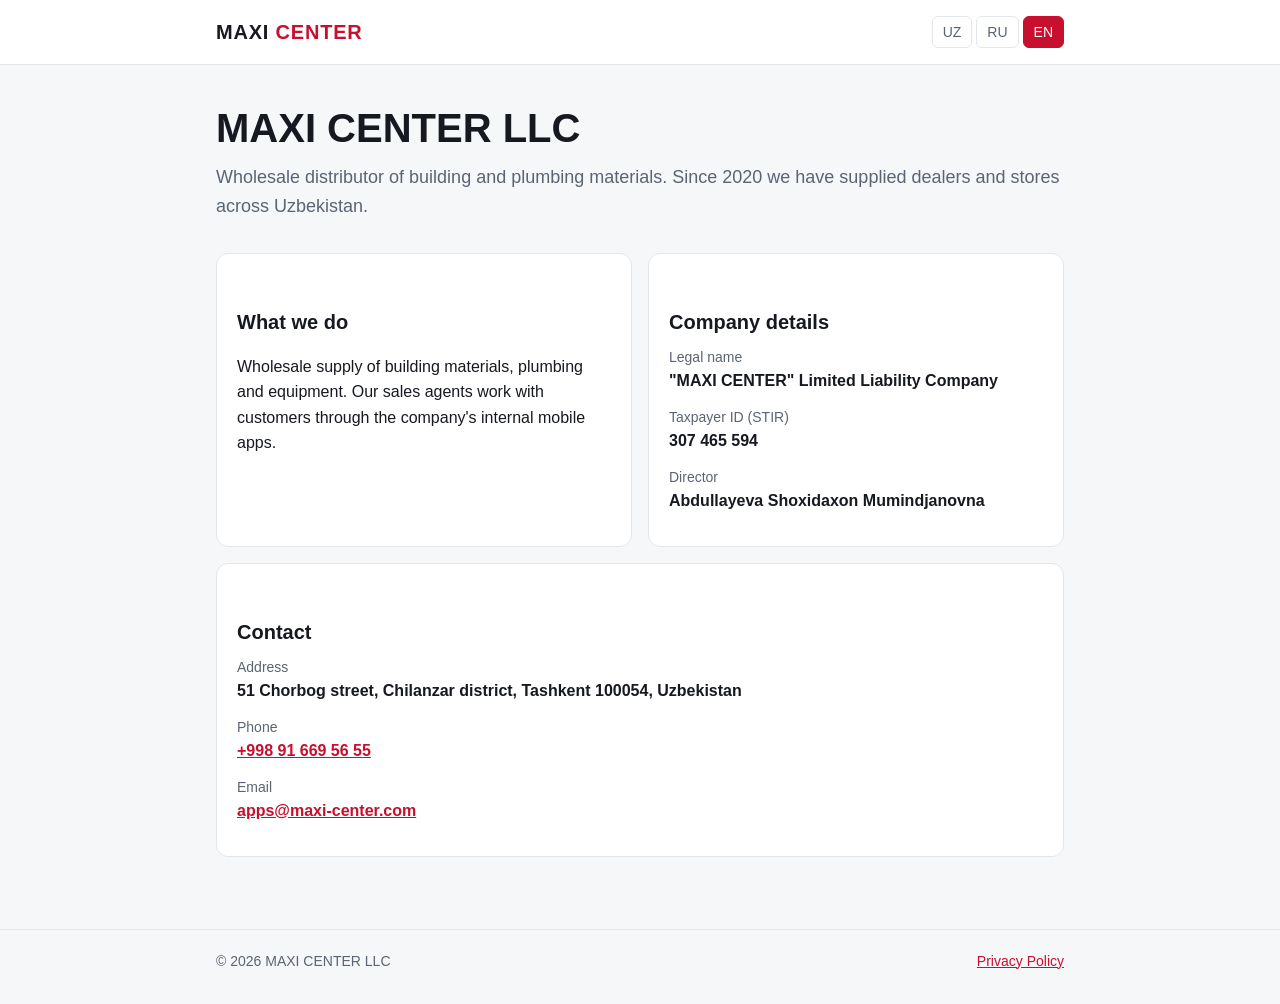
<file: index.html>
<!doctype html>
<html lang="uz">
<head>
  <meta charset="utf-8">
  <meta name="viewport" content="width=device-width, initial-scale=1">
  <title>MAXI CENTER LLC</title>
  <meta name="description" content="MAXI CENTER LLC — wholesale distribution of building and plumbing materials in Uzbekistan.">
  <link rel="stylesheet" href="styles.css">
</head>
<body>
  <header>
    <div class="wrap">
      <a class="brand" href="index.html">MAXI <span>CENTER</span></a>
      <div class="langs">
        <button data-set="uz">UZ</button>
        <button data-set="ru">RU</button>
        <button data-set="en">EN</button>
      </div>
    </div>
  </header>

  <main>
    <div class="wrap">
      <section data-lang="uz">
        <h1>"MAXI CENTER" MChJ</h1>
        <p class="lead">Qurilish va santexnika materiallarining ulgurji distribyutori. 2020-yildan buyon O'zbekiston bo'ylab dilerlar va do'konlarni tovar bilan ta'minlaymiz.</p>
        <div class="grid">
          <div class="card">
            <h2>Faoliyatimiz</h2>
            <p>Qurilish materiallari, santexnika va jihozlarni ulgurji yetkazib berish. Savdo agentlarimiz mijozlar bilan ishlash uchun kompaniyaning ichki mobil ilovalaridan foydalanadi.</p>
          </div>
          <div class="card">
            <h2>Rekvizitlar</h2>
            <dl>
              <dt>Yuridik nomi</dt><dd>"MAXI CENTER" mas'uliyati cheklangan jamiyat</dd>
              <dt>STIR</dt><dd>307 465 594</dd>
              <dt>Direktor</dt><dd>Abdullayeva Shoxidaxon Mumindjanovna</dd>
            </dl>
          </div>
        </div>
        <div class="card">
          <h2>Aloqa</h2>
          <dl>
            <dt>Manzil</dt><dd>100054, Toshkent shahri, Chilonzor tumani, Chorbog' ko'chasi, 51-uy</dd>
            <dt>Telefon</dt><dd><a href="tel:+998916695655">+998 91 669 56 55</a></dd>
            <dt>Email</dt><dd><a href="mailto:apps@maxi-center.com">apps@maxi-center.com</a></dd>
          </dl>
        </div>
      </section>

      <section data-lang="ru">
        <h1>ООО «MAXI CENTER»</h1>
        <p class="lead">Оптовый дистрибьютор строительных и сантехнических материалов. С 2020 года снабжаем дилеров и магазины по всему Узбекистану.</p>
        <div class="grid">
          <div class="card">
            <h2>Деятельность</h2>
            <p>Оптовые поставки строительных материалов, сантехники и оборудования. Наши торговые агенты работают с клиентами через внутренние мобильные приложения компании.</p>
          </div>
          <div class="card">
            <h2>Реквизиты</h2>
            <dl>
              <dt>Полное наименование</dt><dd>Общество с ограниченной ответственностью «MAXI CENTER»</dd>
              <dt>ИНН</dt><dd>307 465 594</dd>
              <dt>Директор</dt><dd>Абдуллаева Шохидахон Муминджановна</dd>
            </dl>
          </div>
        </div>
        <div class="card">
          <h2>Контакты</h2>
          <dl>
            <dt>Адрес</dt><dd>100054, г. Ташкент, Чиланзарский район, ул. Чорбог, д. 51</dd>
            <dt>Телефон</dt><dd><a href="tel:+998916695655">+998 91 669 56 55</a></dd>
            <dt>Email</dt><dd><a href="mailto:apps@maxi-center.com">apps@maxi-center.com</a></dd>
          </dl>
        </div>
      </section>

      <section data-lang="en">
        <h1>MAXI CENTER LLC</h1>
        <p class="lead">Wholesale distributor of building and plumbing materials. Since 2020 we have supplied dealers and stores across Uzbekistan.</p>
        <div class="grid">
          <div class="card">
            <h2>What we do</h2>
            <p>Wholesale supply of building materials, plumbing and equipment. Our sales agents work with customers through the company's internal mobile apps.</p>
          </div>
          <div class="card">
            <h2>Company details</h2>
            <dl>
              <dt>Legal name</dt><dd>"MAXI CENTER" Limited Liability Company</dd>
              <dt>Taxpayer ID (STIR)</dt><dd>307 465 594</dd>
              <dt>Director</dt><dd>Abdullayeva Shoxidaxon Mumindjanovna</dd>
            </dl>
          </div>
        </div>
        <div class="card">
          <h2>Contact</h2>
          <dl>
            <dt>Address</dt><dd>51 Chorbog street, Chilanzar district, Tashkent 100054, Uzbekistan</dd>
            <dt>Phone</dt><dd><a href="tel:+998916695655">+998 91 669 56 55</a></dd>
            <dt>Email</dt><dd><a href="mailto:apps@maxi-center.com">apps@maxi-center.com</a></dd>
          </dl>
        </div>
      </section>
    </div>
  </main>

  <footer>
    <div class="wrap">
      <span>© 2026 MAXI CENTER LLC</span>
      <a href="privacy.html">
        <span data-lang="uz">Maxfiylik siyosati</span><span data-lang="ru">Политика конфиденциальности</span><span data-lang="en">Privacy Policy</span>
      </a>
    </div>
  </footer>

  <script src="lang.js"></script>
</body>
</html>
</file>
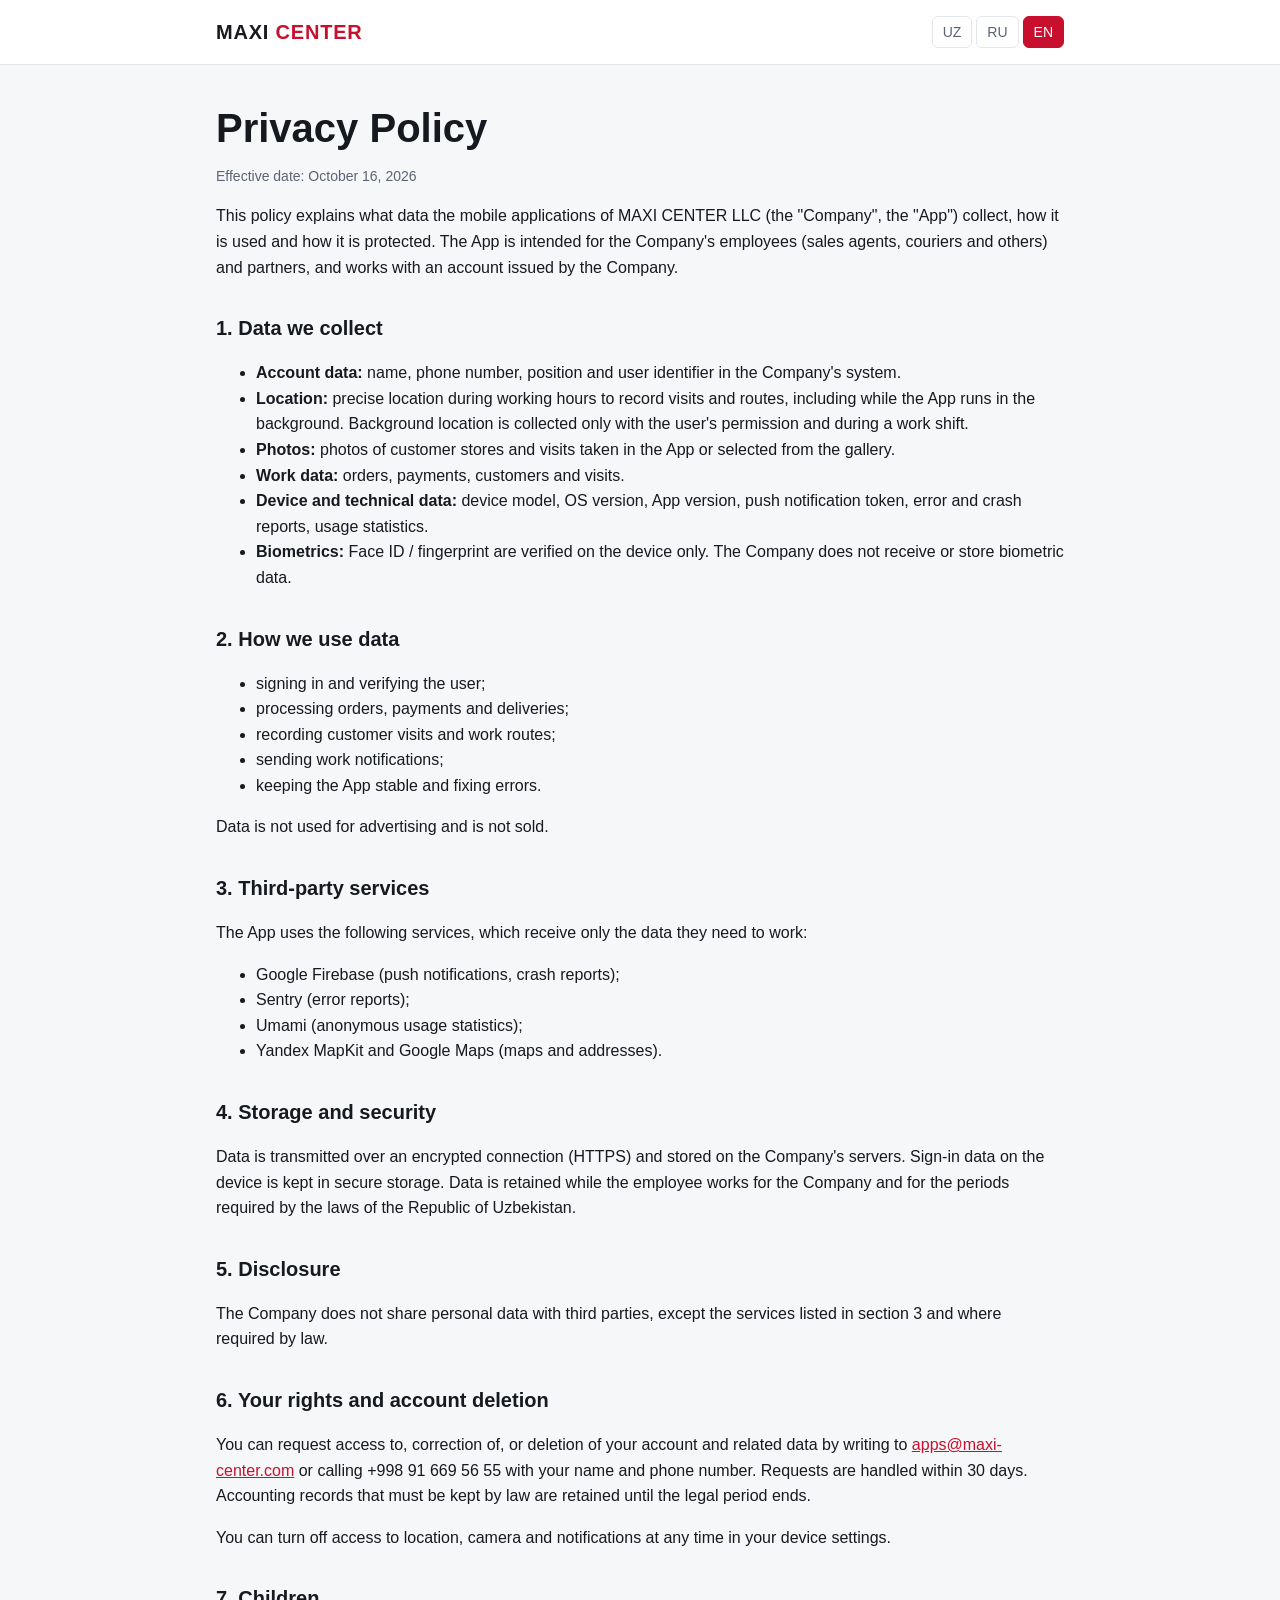
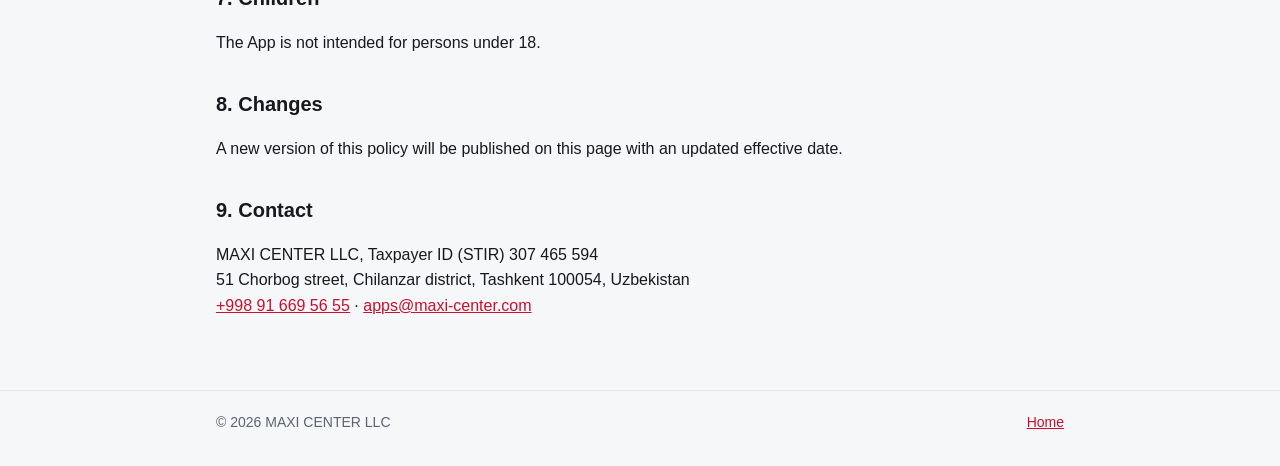
<file: privacy.html>
<!doctype html>
<html lang="uz">
<head>
  <meta charset="utf-8">
  <meta name="viewport" content="width=device-width, initial-scale=1">
  <title>Privacy Policy — MAXI CENTER LLC</title>
  <meta name="description" content="Privacy Policy for MAXI CENTER LLC mobile applications.">
  <link rel="stylesheet" href="styles.css">
</head>
<body>
  <header>
    <div class="wrap">
      <a class="brand" href="index.html">MAXI <span>CENTER</span></a>
      <div class="langs">
        <button data-set="uz">UZ</button>
        <button data-set="ru">RU</button>
        <button data-set="en">EN</button>
      </div>
    </div>
  </header>

  <main>
    <div class="wrap">

      <!-- ===== UZ ===== -->
      <article data-lang="uz">
        <h1>Maxfiylik siyosati</h1>
        <p class="meta">Kuchga kirgan sana: 16.10.2026</p>

        <p>Ushbu siyosat "MAXI CENTER" MChJ (keyingi o'rinlarda — "Kompaniya") mobil ilovalari (keyingi o'rinlarda — "Ilova") qanday ma'lumotlarni yig'ishi, ulardan qanday foydalanishi va ularni qanday himoya qilishini tushuntiradi. Ilova Kompaniya xodimlari (savdo agentlari, yetkazib beruvchilar va boshqalar) hamda hamkorlari uchun mo'ljallangan va Kompaniya bergan hisob bilan ishlaydi.</p>

        <h2>1. Qanday ma'lumotlar yig'iladi</h2>
        <ul>
          <li><b>Hisob ma'lumotlari:</b> ism, telefon raqami, lavozim va Kompaniya tizimidagi foydalanuvchi identifikatori.</li>
          <li><b>Joylashuv:</b> ish vaqtida tashriflar va marshrutni qayd etish uchun aniq joylashuv, shu jumladan Ilova fonda ishlaganda ham. Fondagi joylashuv faqat foydalanuvchi ruxsat berganda va ish smenasi davomida yig'iladi.</li>
          <li><b>Rasmlar:</b> foydalanuvchi Ilova orqali olgan yoki galereyadan tanlagan mijoz do'koni va tashrif rasmlari.</li>
          <li><b>Ish ma'lumotlari:</b> buyurtmalar, to'lovlar, mijozlar va tashriflar haqidagi yozuvlar.</li>
          <li><b>Qurilma va texnik ma'lumotlar:</b> qurilma modeli, operatsion tizim versiyasi, Ilova versiyasi, push-xabarnoma tokeni, xatolik va nosozlik hisobotlari, Ilovadan foydalanish statistikasi.</li>
          <li><b>Biometriya:</b> Face ID / barmoq izi faqat qurilmaning o'zida tekshiriladi. Kompaniya biometrik ma'lumotlarni olmaydi va saqlamaydi.</li>
        </ul>

        <h2>2. Ma'lumotlardan foydalanish maqsadlari</h2>
        <ul>
          <li>Ilovaga kirish va foydalanuvchini tasdiqlash;</li>
          <li>buyurtmalar, to'lovlar va yetkazib berishni rasmiylashtirish;</li>
          <li>mijozlarga tashriflar va ish marshrutini qayd etish;</li>
          <li>ish bo'yicha xabarnomalar yuborish;</li>
          <li>Ilova barqarorligini ta'minlash va xatolarni tuzatish.</li>
        </ul>
        <p>Ma'lumotlar reklama uchun ishlatilmaydi va sotilmaydi.</p>

        <h2>3. Uchinchi tomon xizmatlari</h2>
        <p>Ilova quyidagi xizmatlardan foydalanadi. Ular faqat o'z vazifasini bajarish uchun zarur ma'lumotlarni oladi:</p>
        <ul>
          <li>Google Firebase (push-xabarnomalar, nosozlik hisobotlari);</li>
          <li>Sentry (xatolik hisobotlari);</li>
          <li>Umami (anonim foydalanish statistikasi);</li>
          <li>Yandex MapKit va Google Maps (xaritalar va manzillar).</li>
        </ul>

        <h2>4. Saqlash va himoya</h2>
        <p>Ma'lumotlar Kompaniya serverlarida shifrlangan aloqa (HTTPS) orqali uzatiladi va saqlanadi. Qurilmadagi kirish ma'lumotlari himoyalangan xotirada saqlanadi. Ma'lumotlar xodim Kompaniyada ishlagan muddat davomida hamda O'zbekiston Respublikasi qonunchiligida belgilangan muddatlarda saqlanadi.</p>

        <h2>5. Ma'lumotlarni oshkor qilish</h2>
        <p>Kompaniya shaxsiy ma'lumotlarni uchinchi shaxslarga bermaydi. Bundan 3-bandda ko'rsatilgan xizmatlar va qonunda nazarda tutilgan hollar mustasno.</p>

        <h2 id="delete-uz">6. Sizning huquqlaringiz va hisobni o'chirish</h2>
        <p>Siz o'z ma'lumotlaringizni ko'rish, tuzatish yoki hisobingiz va unga bog'liq ma'lumotlarni o'chirishni so'rashingiz mumkin. Buning uchun <a href="mailto:apps@maxi-center.com">apps@maxi-center.com</a> manziliga yoki +998 91 669 56 55 raqamiga murojaat qiling va ism hamda telefon raqamingizni ko'rsating. So'rov 30 kun ichida ko'rib chiqiladi. Qonun bo'yicha saqlanishi shart bo'lgan buxgalteriya hujjatlari belgilangan muddat tugaguncha saqlanadi.</p>
        <p>Joylashuv, kamera va xabarnomalarga ruxsatni istalgan vaqtda qurilma sozlamalarida o'chirib qo'yishingiz mumkin.</p>

        <h2>7. Bolalar</h2>
        <p>Ilova 18 yoshdan kichik shaxslar uchun mo'ljallanmagan.</p>

        <h2>8. O'zgartirishlar</h2>
        <p>Siyosat yangilanganda yangi tahrir shu sahifada e'lon qilinadi va kuchga kirgan sana o'zgartiriladi.</p>

        <h2>9. Aloqa</h2>
        <p>"MAXI CENTER" MChJ, STIR 307 465 594<br>
          100054, Toshkent shahri, Chilonzor tumani, Chorbog' ko'chasi, 51-uy<br>
          <a href="tel:+998916695655">+998 91 669 56 55</a> · <a href="mailto:apps@maxi-center.com">apps@maxi-center.com</a></p>
      </article>

      <!-- ===== RU ===== -->
      <article data-lang="ru">
        <h1>Политика конфиденциальности</h1>
        <p class="meta">Дата вступления в силу: 16.10.2026</p>

        <p>Настоящая политика объясняет, какие данные собирают мобильные приложения ООО «MAXI CENTER» (далее — «Компания», «Приложение»), как они используются и защищаются. Приложение предназначено для сотрудников Компании (торговых агентов, доставщиков и др.) и её партнёров и работает с учётной записью, выданной Компанией.</p>

        <h2>1. Какие данные собираются</h2>
        <ul>
          <li><b>Данные учётной записи:</b> имя, номер телефона, должность и идентификатор пользователя в системе Компании.</li>
          <li><b>Местоположение:</b> точное местоположение в рабочее время для фиксации визитов и маршрута, в том числе когда Приложение работает в фоне. Фоновое местоположение собирается только с разрешения пользователя и во время рабочей смены.</li>
          <li><b>Фотографии:</b> снимки магазинов клиентов и визитов, сделанные через Приложение или выбранные из галереи.</li>
          <li><b>Рабочие данные:</b> заказы, оплаты, клиенты и визиты.</li>
          <li><b>Данные устройства и технические данные:</b> модель устройства, версия ОС, версия Приложения, токен push-уведомлений, отчёты об ошибках и сбоях, статистика использования.</li>
          <li><b>Биометрия:</b> Face ID / отпечаток пальца проверяются только на устройстве. Компания не получает и не хранит биометрические данные.</li>
        </ul>

        <h2>2. Цели использования</h2>
        <ul>
          <li>вход в Приложение и подтверждение пользователя;</li>
          <li>оформление заказов, оплат и доставки;</li>
          <li>учёт визитов к клиентам и рабочего маршрута;</li>
          <li>отправка рабочих уведомлений;</li>
          <li>обеспечение стабильной работы и исправление ошибок.</li>
        </ul>
        <p>Данные не используются для рекламы и не продаются.</p>

        <h2>3. Сторонние сервисы</h2>
        <p>Приложение использует следующие сервисы, которые получают только данные, необходимые для их работы:</p>
        <ul>
          <li>Google Firebase (push-уведомления, отчёты о сбоях);</li>
          <li>Sentry (отчёты об ошибках);</li>
          <li>Umami (анонимная статистика использования);</li>
          <li>Yandex MapKit и Google Maps (карты и адреса).</li>
        </ul>

        <h2>4. Хранение и защита</h2>
        <p>Данные передаются по защищённому соединению (HTTPS) и хранятся на серверах Компании. Данные для входа на устройстве хранятся в защищённом хранилище. Данные хранятся в течение работы сотрудника в Компании и в сроки, установленные законодательством Республики Узбекистан.</p>

        <h2>5. Передача данных</h2>
        <p>Компания не передаёт персональные данные третьим лицам, за исключением сервисов из пункта 3 и случаев, предусмотренных законом.</p>

        <h2 id="delete-ru">6. Ваши права и удаление аккаунта</h2>
        <p>Вы можете запросить просмотр, исправление или удаление своей учётной записи и связанных с ней данных, написав на <a href="mailto:apps@maxi-center.com">apps@maxi-center.com</a> или позвонив по номеру +998 91 669 56 55 и указав имя и номер телефона. Запрос рассматривается в течение 30 дней. Бухгалтерские документы, хранение которых обязательно по закону, сохраняются до истечения установленного срока.</p>
        <p>Доступ к местоположению, камере и уведомлениям можно в любой момент отключить в настройках устройства.</p>

        <h2>7. Дети</h2>
        <p>Приложение не предназначено для лиц младше 18 лет.</p>

        <h2>8. Изменения</h2>
        <p>Новая редакция политики публикуется на этой странице с обновлённой датой вступления в силу.</p>

        <h2>9. Контакты</h2>
        <p>ООО «MAXI CENTER», ИНН 307 465 594<br>
          100054, г. Ташкент, Чиланзарский район, ул. Чорбог, д. 51<br>
          <a href="tel:+998916695655">+998 91 669 56 55</a> · <a href="mailto:apps@maxi-center.com">apps@maxi-center.com</a></p>
      </article>

      <!-- ===== EN ===== -->
      <article data-lang="en">
        <h1>Privacy Policy</h1>
        <p class="meta">Effective date: October 16, 2026</p>

        <p>This policy explains what data the mobile applications of MAXI CENTER LLC (the "Company", the "App") collect, how it is used and how it is protected. The App is intended for the Company's employees (sales agents, couriers and others) and partners, and works with an account issued by the Company.</p>

        <h2>1. Data we collect</h2>
        <ul>
          <li><b>Account data:</b> name, phone number, position and user identifier in the Company's system.</li>
          <li><b>Location:</b> precise location during working hours to record visits and routes, including while the App runs in the background. Background location is collected only with the user's permission and during a work shift.</li>
          <li><b>Photos:</b> photos of customer stores and visits taken in the App or selected from the gallery.</li>
          <li><b>Work data:</b> orders, payments, customers and visits.</li>
          <li><b>Device and technical data:</b> device model, OS version, App version, push notification token, error and crash reports, usage statistics.</li>
          <li><b>Biometrics:</b> Face ID / fingerprint are verified on the device only. The Company does not receive or store biometric data.</li>
        </ul>

        <h2>2. How we use data</h2>
        <ul>
          <li>signing in and verifying the user;</li>
          <li>processing orders, payments and deliveries;</li>
          <li>recording customer visits and work routes;</li>
          <li>sending work notifications;</li>
          <li>keeping the App stable and fixing errors.</li>
        </ul>
        <p>Data is not used for advertising and is not sold.</p>

        <h2>3. Third-party services</h2>
        <p>The App uses the following services, which receive only the data they need to work:</p>
        <ul>
          <li>Google Firebase (push notifications, crash reports);</li>
          <li>Sentry (error reports);</li>
          <li>Umami (anonymous usage statistics);</li>
          <li>Yandex MapKit and Google Maps (maps and addresses).</li>
        </ul>

        <h2>4. Storage and security</h2>
        <p>Data is transmitted over an encrypted connection (HTTPS) and stored on the Company's servers. Sign-in data on the device is kept in secure storage. Data is retained while the employee works for the Company and for the periods required by the laws of the Republic of Uzbekistan.</p>

        <h2>5. Disclosure</h2>
        <p>The Company does not share personal data with third parties, except the services listed in section 3 and where required by law.</p>

        <h2 id="delete">6. Your rights and account deletion</h2>
        <p>You can request access to, correction of, or deletion of your account and related data by writing to <a href="mailto:apps@maxi-center.com">apps@maxi-center.com</a> or calling +998 91 669 56 55 with your name and phone number. Requests are handled within 30 days. Accounting records that must be kept by law are retained until the legal period ends.</p>
        <p>You can turn off access to location, camera and notifications at any time in your device settings.</p>

        <h2>7. Children</h2>
        <p>The App is not intended for persons under 18.</p>

        <h2>8. Changes</h2>
        <p>A new version of this policy will be published on this page with an updated effective date.</p>

        <h2>9. Contact</h2>
        <p>MAXI CENTER LLC, Taxpayer ID (STIR) 307 465 594<br>
          51 Chorbog street, Chilanzar district, Tashkent 100054, Uzbekistan<br>
          <a href="tel:+998916695655">+998 91 669 56 55</a> · <a href="mailto:apps@maxi-center.com">apps@maxi-center.com</a></p>
      </article>

    </div>
  </main>

  <footer>
    <div class="wrap">
      <span>© 2026 MAXI CENTER LLC</span>
      <a href="index.html">
        <span data-lang="uz">Bosh sahifa</span><span data-lang="ru">Главная</span><span data-lang="en">Home</span>
      </a>
    </div>
  </footer>

  <script src="lang.js"></script>
</body>
</html>
</file>
<file: styles.css>
:root {
  --bg: #f6f7f9;
  --surface: #ffffff;
  --text: #16191f;
  --muted: #5b6472;
  --line: #e3e6ea;
  --accent: #c8102e;
  --accent-ink: #ffffff;
}

@media (prefers-color-scheme: dark) {
  :root {
    --bg: #111317;
    --surface: #1a1d23;
    --text: #eef0f3;
    --muted: #a3abb8;
    --line: #2b3038;
    --accent: #ff4d5e;
    --accent-ink: #111317;
  }
}

* { box-sizing: border-box; }

html { -webkit-text-size-adjust: 100%; }

body {
  margin: 0;
  background: var(--bg);
  color: var(--text);
  font: 16px/1.6 -apple-system, BlinkMacSystemFont, "Segoe UI", Roboto, Arial, sans-serif;
}

a { color: var(--accent); }

.wrap { max-width: 880px; margin: 0 auto; padding: 0 16px; }

header {
  border-bottom: 1px solid var(--line);
  background: var(--surface);
}

header .wrap {
  display: flex;
  align-items: center;
  justify-content: space-between;
  gap: 12px;
  min-height: 64px;
}

.brand {
  font-weight: 800;
  letter-spacing: 0.04em;
  font-size: 20px;
  color: var(--text);
  text-decoration: none;
}

.brand span { color: var(--accent); }

.langs { display: flex; gap: 4px; }

.langs button {
  border: 1px solid var(--line);
  background: transparent;
  color: var(--muted);
  font: inherit;
  font-size: 14px;
  padding: 4px 10px;
  border-radius: 6px;
  cursor: pointer;
}

.langs button[aria-pressed="true"] {
  background: var(--accent);
  border-color: var(--accent);
  color: var(--accent-ink);
}

main { padding: 40px 0 56px; }

h1 { font-size: clamp(28px, 6vw, 40px); line-height: 1.15; margin: 0 0 12px; }
h2 { font-size: 20px; margin: 32px 0 8px; }

.lead { font-size: 18px; color: var(--muted); margin: 0 0 32px; }

.card {
  background: var(--surface);
  border: 1px solid var(--line);
  border-radius: 12px;
  padding: 20px;
  margin-bottom: 16px;
}

.grid { display: grid; gap: 16px; grid-template-columns: repeat(auto-fit, minmax(240px, 1fr)); }

dl { margin: 0; }
dt { color: var(--muted); font-size: 14px; }
dd { margin: 0 0 12px; font-weight: 600; overflow-wrap: anywhere; }

.meta { color: var(--muted); font-size: 14px; }

footer {
  border-top: 1px solid var(--line);
  padding: 20px 0 32px;
  color: var(--muted);
  font-size: 14px;
}

footer .wrap { display: flex; flex-wrap: wrap; gap: 8px 24px; justify-content: space-between; }

/* Only the selected language is visible */
[data-lang] { display: none; }
html[lang="uz"] [data-lang="uz"],
html[lang="ru"] [data-lang="ru"],
html[lang="en"] [data-lang="en"] { display: block; }
html[lang="uz"] span[data-lang="uz"],
html[lang="ru"] span[data-lang="ru"],
html[lang="en"] span[data-lang="en"] { display: inline; }
</file>
